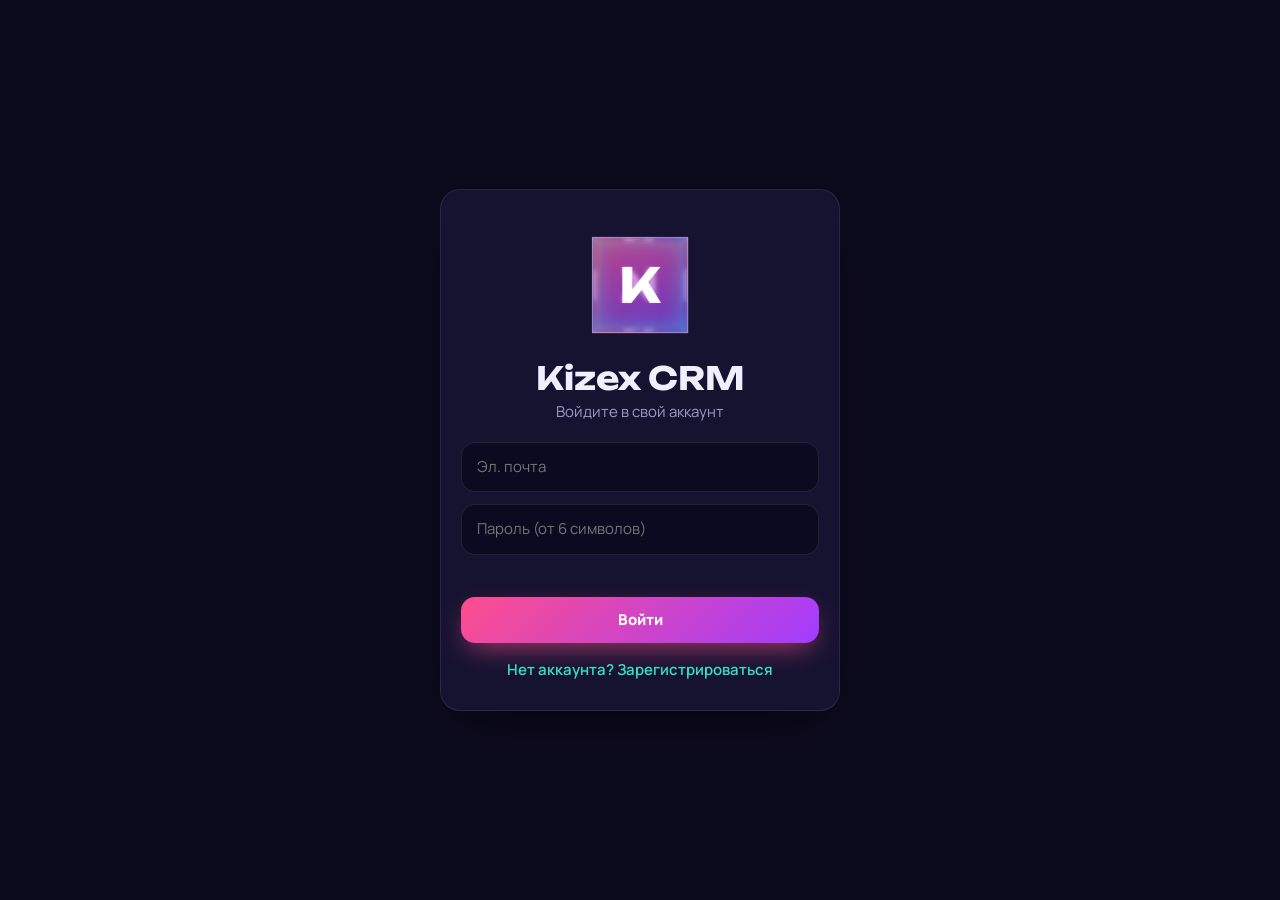
<file: index.html>
<!DOCTYPE html>
<html lang="ru">
<head>
<meta charset="UTF-8">
<meta name="viewport" content="width=device-width, initial-scale=1, viewport-fit=cover">
<title>Kizex CRM</title>
<link rel="preconnect" href="https://fonts.googleapis.com">
<link href="https://fonts.googleapis.com/css2?family=Manrope:wght@400;600;800&family=Unbounded:wght@500;700&display=swap&subset=cyrillic" rel="stylesheet">
<link rel="stylesheet" href="style.css">
</head>
<body>
<div class="bg"><i></i><i></i><i></i></div>
<div class="app">
  <aside class="nav">
    <div class="brand"><div class="cube mini"><b>K</b><b>K</b><b>K</b><b>K</b><b>K</b><b>K</b></div><span>Kizex<small>CRM</small></span></div>
    <nav>
      <button data-v="home" class="on"><span>◈</span><em>Главная</em></button>
      <button data-v="clients"><span>☺</span><em>Клиенты</em></button>
      <button data-v="deals"><span>◧</span><em>Сделки</em></button>
      <button data-v="tasks"><span>✓</span><em>Задачи</em></button>
      <button data-v="settings"><span>⚙</span><em>Настройки</em></button>
    </nav>
  </aside>
  <main><div class="top" id="top"></div><div id="view"></div></main>
</div>
<div class="auth" id="auth"><div class="card authbox"><div class="stage" style="display:grid;place-items:center;height:150px;perspective:700px"><div class="cube"><b>K</b><b>K</b><b>K</b><b>K</b><b>K</b><b>K</b></div></div><h1>Kizex CRM</h1><p class="sub" id="asub">Войдите в свой аккаунт</p>
<form id="af"><input name="name" id="an" placeholder="Ваше имя" style="display:none" autocomplete="name"><input name="email" type="email" placeholder="Эл. почта" required autocomplete="email"><input name="pass" type="password" placeholder="Пароль (от 6 символов)" required minlength="6" autocomplete="current-password"><p class="err" id="aerr"></p><button class="btn">Войти</button></form>
<button class="link" id="aswitch" type="button">Нет аккаунта? Зарегистрироваться</button></div></div>
<div class="modal" id="modal"><form id="form"></form></div>
<div class="toast" id="toast"></div>
<script src="app.js"></script>
</body>
</html>
</file>
<file: style.css>
:root{--bg:#0c0a1d;--panel:rgba(30,26,62,.62);--line:rgba(255,255,255,.09);--tx:#f1efff;--mut:#9d98c7;--a:#ff4d8d;--b:#35e0c2;--r:20px}
*{box-sizing:border-box;margin:0;-webkit-tap-highlight-color:transparent}
html,body{height:100%}
body{background:var(--bg);color:var(--tx);font:400 15px/1.5 Manrope,system-ui,sans-serif;overflow-x:hidden}
button,input,select{font:inherit;color:inherit}
h1,h2,.brand span,.num{font-family:Unbounded,Manrope,sans-serif;font-weight:700}
.bg{position:fixed;inset:0;z-index:-1;overflow:hidden}
.bg i{position:absolute;border-radius:50%;filter:blur(90px);opacity:.45;animation:fl 18s ease-in-out infinite alternate}
.bg i:nth-child(1){width:46vmax;height:46vmax;background:#5b3df5;top:-15vmax;left:-10vmax}
.bg i:nth-child(2){width:36vmax;height:36vmax;background:var(--a);bottom:-14vmax;right:-8vmax;opacity:.28;animation-delay:-6s}
.bg i:nth-child(3){width:26vmax;height:26vmax;background:var(--b);top:40%;left:55%;opacity:.14;animation-delay:-11s}
@keyframes fl{to{transform:translate(6vmax,5vmax) scale(1.15)}}
.app{display:grid;grid-template-columns:240px 1fr;min-height:100%}
.nav{position:sticky;top:0;height:100vh;padding:28px 18px;border-right:1px solid var(--line);background:rgba(12,10,29,.5);backdrop-filter:blur(14px)}
.brand{display:flex;align-items:center;gap:14px;margin-bottom:38px;font-size:19px}
.brand small{display:block;font:600 11px Manrope;color:var(--b);letter-spacing:.2em}
.nav nav{display:grid;gap:6px}
.nav button{display:flex;align-items:center;gap:12px;padding:13px 14px;border:0;border-radius:14px;background:none;color:var(--mut);cursor:pointer;text-align:left;transition:.2s}
.nav button span{font-size:19px;width:24px;text-align:center}
.nav button em{font-style:normal;font-weight:600}
.nav button:hover{color:var(--tx);background:rgba(255,255,255,.05)}
.nav button.on{color:#fff;background:linear-gradient(135deg,rgba(255,77,141,.28),rgba(91,61,245,.28));box-shadow:inset 0 0 0 1px rgba(255,255,255,.12)}
main{padding:34px clamp(16px,4vw,48px) 60px;max-width:1280px;width:100%}
.head{display:flex;justify-content:space-between;align-items:center;gap:12px;flex-wrap:wrap;margin-bottom:24px}
h1{font-size:clamp(22px,3.4vw,32px);line-height:1.15}
h2{font-size:16px;margin-bottom:14px}
.sub{color:var(--mut);margin-top:4px}
.btn{border:0;cursor:pointer;padding:12px 20px;border-radius:14px;font-weight:800;background:linear-gradient(135deg,var(--a),#a23cff);color:#fff;box-shadow:0 10px 28px -8px rgba(255,77,141,.7);transition:.2s}
.btn:hover{transform:translateY(-2px)}
.btn.ghost{background:rgba(255,255,255,.07);box-shadow:none}
.row{display:flex;gap:10px;flex-wrap:wrap}
.card{background:var(--panel);border:1px solid var(--line);border-radius:var(--r);padding:20px;backdrop-filter:blur(16px);transform-style:preserve-3d;transition:transform .15s ease-out,box-shadow .3s;box-shadow:0 20px 50px -25px rgba(0,0,0,.8)}
.tilt:hover{box-shadow:0 30px 60px -20px rgba(91,61,245,.5)}
.grid4{display:grid;grid-template-columns:repeat(4,1fr);gap:16px;margin:20px 0}
.stat .num{font-size:clamp(20px,2.4vw,28px);transform:translateZ(30px)}
.stat p{color:var(--mut);font-size:13px;margin-top:6px}
.hero{display:grid;grid-template-columns:1fr 220px;align-items:center;gap:20px;overflow:hidden}
.hero .stage{display:grid;place-items:center;height:200px;perspective:700px}
.cube{--s:90px;width:var(--s);height:var(--s);position:relative;transform-style:preserve-3d;animation:spin 14s linear infinite}
.cube b{position:absolute;inset:0;display:grid;place-items:center;font:700 calc(var(--s)*.5) Unbounded;color:#fff;border:1px solid rgba(255,255,255,.35);background:linear-gradient(135deg,rgba(255,77,141,.55),rgba(91,61,245,.55));backdrop-filter:blur(2px);box-shadow:inset 0 0 22px rgba(53,224,194,.35)}
.cube b:nth-child(1){transform:translateZ(calc(var(--s)/2))}
.cube b:nth-child(2){transform:rotateY(180deg) translateZ(calc(var(--s)/2))}
.cube b:nth-child(3){transform:rotateY(90deg) translateZ(calc(var(--s)/2))}
.cube b:nth-child(4){transform:rotateY(-90deg) translateZ(calc(var(--s)/2))}
.cube b:nth-child(5){transform:rotateX(90deg) translateZ(calc(var(--s)/2))}
.cube b:nth-child(6){transform:rotateX(-90deg) translateZ(calc(var(--s)/2))}
.cube.mini{--s:34px;animation-duration:8s}
.cube.mini b{font-size:16px}
@keyframes spin{from{transform:rotateX(-22deg) rotateY(0)}to{transform:rotateX(-22deg) rotateY(360deg)}}
.cols{display:grid;grid-template-columns:1fr 1fr;gap:16px}
.list{display:grid;gap:10px}
.item{display:flex;align-items:center;justify-content:space-between;gap:12px;padding:14px 16px;border-radius:16px;background:rgba(255,255,255,.045);border:1px solid var(--line)}
.item .t{font-weight:800}.item .m{color:var(--mut);font-size:13px}
.ava{width:42px;height:42px;flex:none;border-radius:14px;display:grid;place-items:center;font-weight:800;background:linear-gradient(135deg,var(--b),#5b3df5);color:#06141a}
.grow{flex:1;min-width:0}.grow .t,.grow .m{overflow:hidden;text-overflow:ellipsis;white-space:nowrap}
.ic{border:0;background:rgba(255,255,255,.07);width:36px;height:36px;border-radius:11px;cursor:pointer;flex:none}
.ic:hover{background:rgba(255,77,141,.35)}
a.ic{display:grid;place-items:center;text-decoration:none}
input,select{width:100%;padding:13px 15px;border-radius:14px;border:1px solid var(--line);background:rgba(8,6,22,.6);outline:0}
input:focus,select:focus{border-color:var(--b);box-shadow:0 0 0 3px rgba(53,224,194,.2)}
select option{background:#15122e}
.empty{text-align:center;color:var(--mut);padding:30px 10px}
.board{display:grid;grid-template-columns:repeat(4,minmax(220px,1fr));gap:14px;align-items:start}
.col{padding:14px}
.col h2{display:flex;justify-content:space-between;font-size:13px}
.col h2 small{color:var(--mut);font:600 12px Manrope}
.deal{display:block;margin-bottom:10px}
.deal .row{justify-content:space-between;align-items:center;margin-top:10px}
.sum{color:var(--b);font-weight:800}
.chk{width:26px;height:26px;border-radius:9px;border:2px solid var(--mut);background:none;cursor:pointer;flex:none;color:#06141a;font-weight:800}
.done .chk{background:var(--b);border-color:var(--b)}
.done .t{text-decoration:line-through;color:var(--mut)}
.modal{position:fixed;inset:0;display:none;place-items:center;padding:16px;background:rgba(5,4,16,.72);backdrop-filter:blur(8px);z-index:20}
.modal.open{display:grid}
.modal form{width:100%;max-width:420px;background:#17133a;border:1px solid var(--line);border-radius:24px;padding:24px;display:grid;gap:12px;animation:pop .25s}
@keyframes pop{from{transform:scale(.9) rotateX(12deg);opacity:0}}
label{font-size:13px;color:var(--mut);font-weight:600;display:grid;gap:6px}
.toast{position:fixed;left:50%;bottom:90px;transform:translate(-50%,20px);background:var(--b);color:#06141a;font-weight:800;padding:12px 20px;border-radius:14px;opacity:0;pointer-events:none;transition:.3s;z-index:30}
.toast.show{opacity:1;transform:translate(-50%,0)}
:focus-visible{outline:2px solid var(--b);outline-offset:2px}
@media(max-width:900px){
 .app{grid-template-columns:1fr}
 .nav{position:fixed;top:auto;bottom:0;left:0;right:0;height:auto;z-index:10;padding:8px 8px calc(8px + env(safe-area-inset-bottom));border:0;border-top:1px solid var(--line);background:rgba(14,11,34,.88)}
 .brand{display:none}
 .nav nav{grid-template-columns:repeat(5,1fr)}
 .nav button{flex-direction:column;gap:2px;padding:8px 4px;text-align:center;font-size:11px}
 .grid4{grid-template-columns:1fr 1fr}
 .hero{grid-template-columns:1fr}.hero .stage{height:150px;order:-1}
 .cols{grid-template-columns:1fr}
 .board{display:flex;overflow-x:auto;scroll-snap-type:x mandatory;margin:0 -16px;padding:0 16px 10px}
 .col{flex:0 0 82%;scroll-snap-align:center}
 main{padding-top:calc(22px + env(safe-area-inset-top));padding-bottom:110px}
}
@media(prefers-reduced-motion:reduce){*{animation:none!important;transition:none!important}}

body{-webkit-font-smoothing:antialiased;text-rendering:optimizeLegibility}
.card{transform-style:flat}
.stat .num{transform:none}
.tilt{transition:transform .35s cubic-bezier(.2,.7,.2,1),box-shadow .35s,background .3s}
.tilt:hover{transform:translateY(-4px);box-shadow:0 26px 50px -22px rgba(91,61,245,.55);background:radial-gradient(240px circle at var(--mx,50%) var(--my,0),rgba(255,255,255,.09),transparent 65%),var(--panel)}
.item,.deal{transition:opacity .22s,transform .22s,background .25s}
.item:hover{background:rgba(255,255,255,.08)}
.out{opacity:0!important;transform:scale(.95)!important;transition:.22s!important}
@keyframes up{from{opacity:0;transform:translateY(16px)}}
#view.go>*,#view.go .grid4>.card{animation:up .55s cubic-bezier(.2,.7,.2,1) backwards}
#view.go>*:nth-child(2){animation-delay:.06s}#view.go>*:nth-child(3){animation-delay:.12s}#view.go>*:nth-child(4){animation-delay:.18s}
#view.go .grid4>.card:nth-child(2){animation-delay:.1s}#view.go .grid4>.card:nth-child(3){animation-delay:.16s}#view.go .grid4>.card:nth-child(4){animation-delay:.22s}
.done .chk{animation:pop2 .35s}
@keyframes pop2{50%{transform:scale(1.25)}}
.chk,.ic,.seg button{transition:.2s}
.top{display:flex;justify-content:flex-end;align-items:center;gap:12px;margin-bottom:20px}
.seg{display:flex;background:rgba(255,255,255,.07);border-radius:14px;padding:4px}
.seg button{border:0;background:none;padding:8px 13px;border-radius:10px;cursor:pointer;color:var(--mut);font-weight:800}
.seg button.on{background:linear-gradient(135deg,var(--a),#a23cff);color:#fff;box-shadow:0 6px 16px -6px rgba(255,77,141,.8)}
.auth{position:fixed;inset:0;z-index:40;display:grid;place-items:center;padding:16px;background:var(--bg);overflow:auto}
.auth.hide{display:none}
.authbox{width:100%;max-width:400px;text-align:center;animation:pop .5s}
.authbox form{display:grid;gap:12px;margin:18px 0 8px;text-align:left}
.link{background:none;border:0;color:var(--b);cursor:pointer;font-weight:600;padding:8px}
.err{color:var(--a);font-size:13px;min-height:18px}
.set{display:grid;gap:16px;max-width:720px}
.steps{color:var(--mut);font-size:13px;padding-left:18px;margin-bottom:14px;display:grid;gap:4px}
.fld{display:grid;gap:12px}
label.tog{display:flex;align-items:center;gap:10px;color:var(--tx)}
input[type=checkbox]{width:20px;height:20px;accent-color:#ff4d8d}
.due{font-size:12px;color:var(--mut);margin-top:6px}.due.late{color:var(--a);font-weight:800}
@media(max-width:900px){.top{margin-bottom:14px}}
</file>
